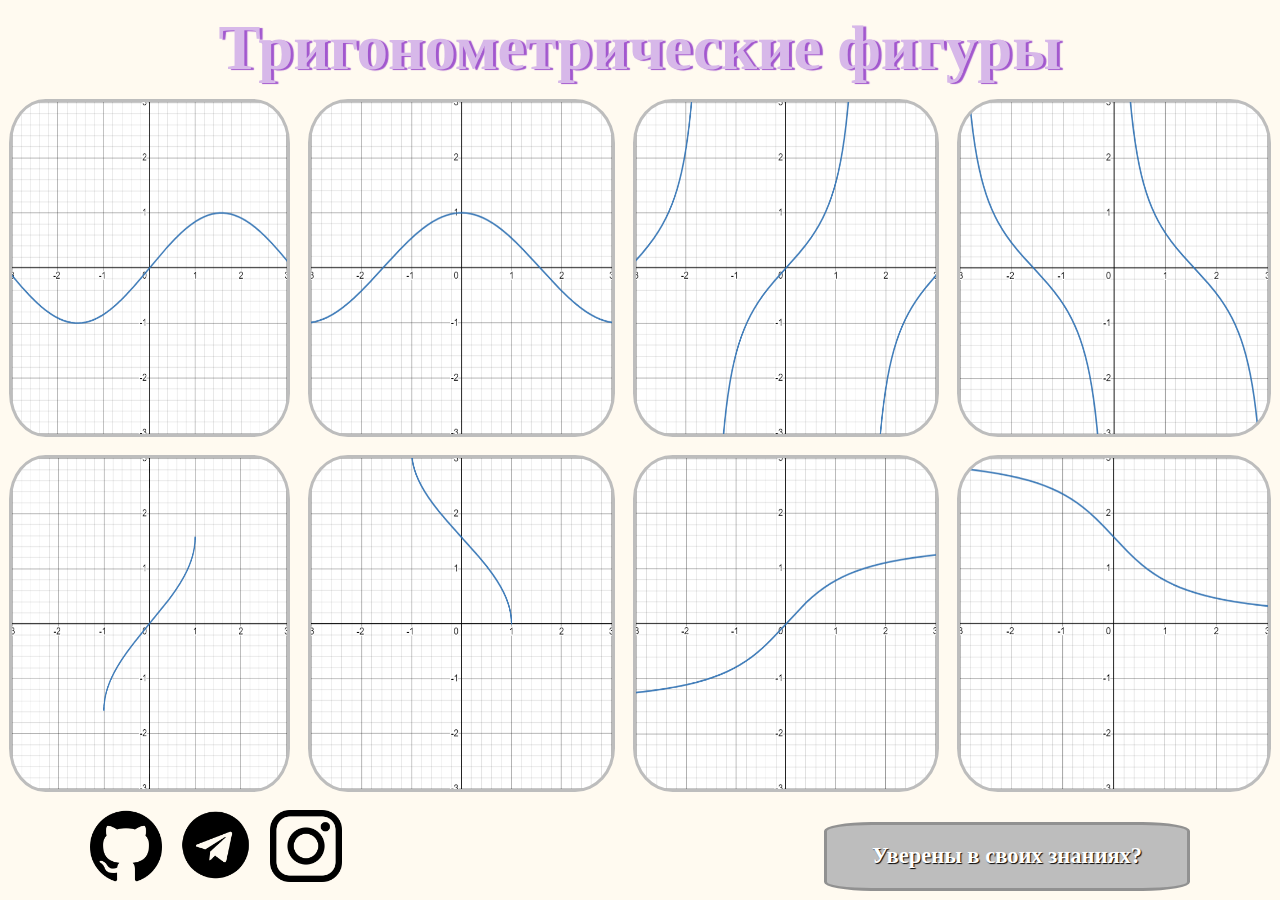
<file: trigonometric functions/index.html>
<html>
    <head>
        <title>Тригонометрические фигуры</title>
        <link rel="stylesheet" href="index_style.css">
        <link rel="stylesheet" href="header.css">
        <link rel="stylesheet" href="buttons.css">
    </head>

    <body>
        <div class="header">
            <div class="main-page-text">
                <p>Тригонометрические фигуры</p>
            </div>
            <!--
            <div class="menu">

            </div>
            -->
        </div>
        
        <div class="buttons">
            <div class="func-basis">
                <div class="func-button" id="sin">
                    SIN
                </div>
                <div class="func-button" id="cos">
                    COS
                </div>
                <div class="func-button" id="tan">
                    TAN
                </div>
                <div class="func-button" id="ctg">
                    COT
                </div>
            </div>
            <div class="func-non-basis">
                <div class="func-button" id="arcsin">
                    ARCSIN
                </div>
                <div class="func-button" id="arccos">
                    ARCCOS
                </div>
                <div class="func-button" id="arctan">
                    ARCTAN
                </div>
                <div class="func-button" id="arcctg">
                    ARCCOT
                </div>
            </div>
        </div>

        <div class="info-and-test">
            <a href="https://github.com/Nadya144/TrigonometricFunctionsHTML"><img src="img/github.png" style="width: 8vh; margin-left: 10vh;"></a>
            <a href="https://t.me/ndgdjk"><img src="img/telegram.png" style="width: 8vh; margin-left: 2vh;"></a>
            <a href="https://www.instagram.com/ndgdjk/"><img src="img/instagram.png" style="width: 8vh; margin-left: 2vh;"></a>
            <a href="https://www.instagram.com/ndgdjk/" class="test-button">
                    Уверены в своих знаниях?
            </a>
        </div>
    </body>

</html>
</file>
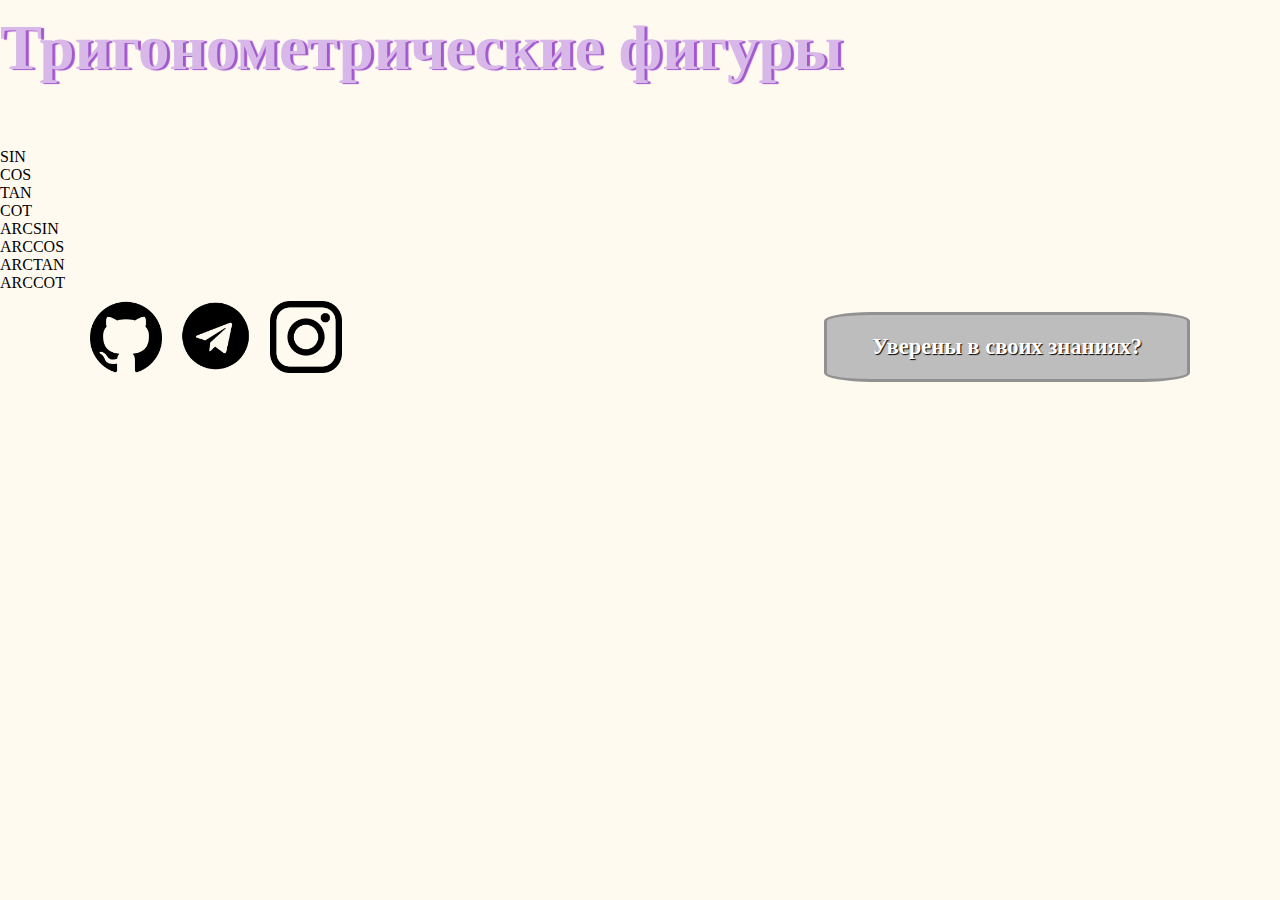
<file: trigonometric functions/sin.html>
<html>
    <head>
        <title>Синус</title>
        <link rel="stylesheet" href="index_style.css">
    </head>

    <body>
        <div class="header">
            <div class="main-page-text">
                <p>Тригонометрические фигуры</p>
            </div>
            <!--
            <div class="menu">

            </div>
            -->
        </div>
        
        <div class="buttons">
            <div class="func-basis">
                <div class="func-button" id="sin">
                    SIN
                </div>
                <div class="func-button" id="cos">
                    COS
                </div>
                <div class="func-button" id="tan">
                    TAN
                </div>
                <div class="func-button" id="ctg">
                    COT
                </div>
            </div>
            <div class="func-non-basis">
                <div class="func-button" id="arcsin">
                    ARCSIN
                </div>
                <div class="func-button" id="arccos">
                    ARCCOS
                </div>
                <div class="func-button" id="arctan">
                    ARCTAN
                </div>
                <div class="func-button" id="arcctg">
                    ARCCOT
                </div>
            </div>
        </div>

        <div class="info-and-test">
            <a href="https://github.com/Nadya144/TrigonometricFunctionsHTML"><img src="img/github.png" style="width: 8vh; margin-left: 10vh;"></a>
            <a href="https://t.me/ndgdjk"><img src="img/telegram.png" style="width: 8vh; margin-left: 2vh;"></a>
            <a href="https://www.instagram.com/ndgdjk/"><img src="img/instagram.png" style="width: 8vh; margin-left: 2vh;"></a>
            <a href="https://www.instagram.com/ndgdjk/" class="test-button">
                    Уверены в своих знаниях?
            </a>
        </div>
    </body>

</html>
</file>
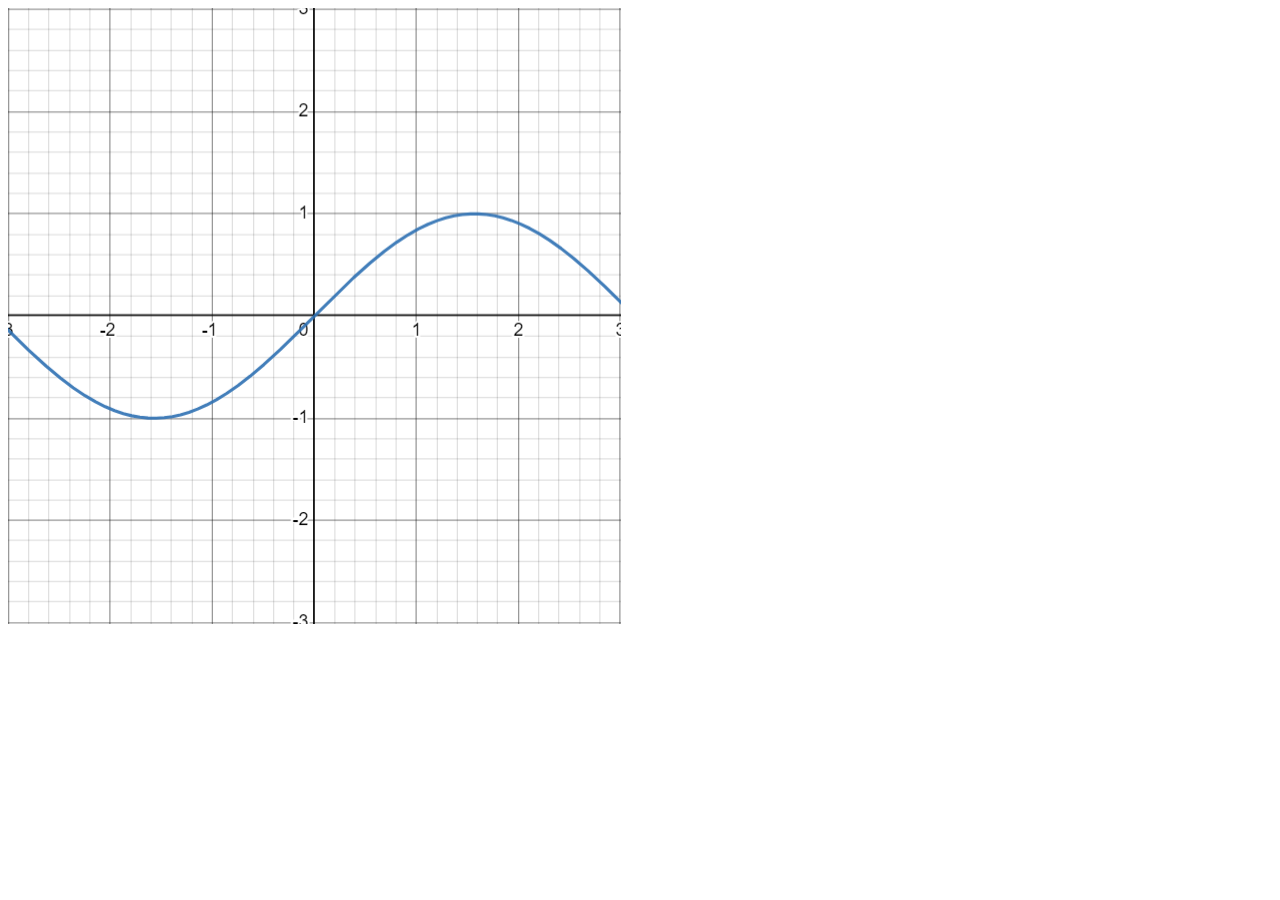
<file: trigonometric functions/test.html>
<html>
    <head>
        <title>Тригонометрические фигуры</title>
        <link rel="stylesheet" href="test_style.css">
    </head>

    <body>
        <img src="img/sin.png" style="width: auto; height: auto">
    </body>

</html>
</file>
<file: trigonometric functions/index_style.css>
body{
    margin: 0;

    display: flex;
    flex-direction: column;

    background-color: rgb(255, 250, 240);
}


.info-and-test{
    margin-top: 1vh;

    min-width: 99%;
    height: 9%;

    display: flex;
    flex-direction: row;
}


.test-button{

    border-style: solid;
    border-radius: 13%;
    border-color: rgb(145, 145, 145);
    border-width: 3px;

    background-color: rgb(189, 189, 189);
    
    display: flex;
    justify-content: center;
    align-items: center;

    margin-left: auto; 
    margin-right: 10vh; 

    width: 40vh;

    font-family: 'Lucida Sans Unicode', 'Lucida Grande'; 
    font-size: 2.5vh;
    margin-top: 1.3vh;
    color: rgb(255, 255, 255);
    text-shadow: 1px 1px 1px rgb(0, 0, 0);
    font-weight:900;
    text-decoration: none;
}

p{
    font-family: 'Lucida Sans Unicode', 'Lucida Grande'; 
    font-size: 7vh;
    margin-top: 1.3vh;
    color: #D7B8E9;
    text-shadow: 3px 1px 1px #a257ce;
    font-weight:900;
 }
</file>
<file: trigonometric functions/header.css>
.header{
    min-width: 99%;
    height: 10%;

    display: flex;
    flex-direction: row;
}

.main-page-text{
    flex: 5;

    text-align: center;
}



.menu{
    flex: 1;
}
</file>
<file: trigonometric functions/buttons.css>
.buttons{
    min-width: 99%;
    height: 79%;
    
    display: flex;
    flex-direction: column;
}

.func-basis{
    display: flex;

    flex-grow: 1;
}


.func-non-basis{
    display: flex;

    flex-grow: 1;

    justify-content: space-between;
}

.func-button{

    margin: 1vh;

    border-style: solid;
    border-radius: 13%;
    border-color: rgb(189, 189, 189);
    border-width: 3px;
    flex-grow: 1;

    display: flex;

    justify-content: center;
    align-items: center;

    font-family: 'Lucida Sans Unicode', 'Lucida Grande'; 
    font-size: 7.5vh;
    font-weight: bold;
    color: rgba(255, 255, 255, 0);
    text-shadow: 1px 1px 1px rgba(0, 0, 0, 0);

}

.func-button#sin{
    background-image: url(img/sin.png);
    background-size: 100% 100%;
}
.func-button#sin:hover{
    background-image: none;
    background-color: #D7B8E9;
    color: white;
    text-shadow: 1px 1px 1px black;
}

.func-button#cos{
    background-image: url(img/cos.png);
    background-size: 100% 100%;
}
.func-button#cos:hover{
    background-image: none;
    background-color: #D7B8E9;
    color: white;
    text-shadow: 1px 1px 1px black;
}

.func-button#tan{
    background-image: url(img/tan.png);
    background-size: 100% 100%;
}
.func-button#tan:hover{
    background-image: none;
    background-color: #D7B8E9;
    color: white;
    text-shadow: 1px 1px 1px black;
}

.func-button#ctg{
    background-image: url(img/ctg.png);
    background-size: 100% 100%;
}
.func-button#ctg:hover{
    background-image: none;
    background-color: #D7B8E9;
    color: white;
    text-shadow: 1px 1px 1px black;
}

.func-button#arcsin{
    background-image: url(img/arcsin.png);
    background-size: 100% 100%;
}
.func-button#arcsin:hover{
    background-image: none;
    background-color: #D7B8E9;
    color: white;
    text-shadow: 1px 1px 1px black;
}

.func-button#arccos{
    background-image: url(img/arccos.png);
    background-size: 100% 100%;
}
.func-button#arccos:hover{
    background-image: none;
    background-color: #D7B8E9;
    color: white;
    text-shadow: 1px 1px 1px black;
}

.func-button#arctan{
    background-image: url(img/arctan.png);
    background-size: 100% 100%;
}
.func-button#arctan:hover{
    background-image: none;
    background-color: #D7B8E9;
    color: white;
    text-shadow: 1px 1px 1px black;
}

.func-button#arcctg{
    background-image: url(img/arcctg.png);
    background-size: 100% 100%;
}
.func-button#arcctg:hover{

    background-image: none;
    background-color: #D7B8E9;
    color: white;
    text-shadow: 1px 1px 1px black;
}
</file>
<file: trigonometric functions/test_style.css>
.section {
    background: #ccc;
  }
  
  .layer {
    background: #ddd;
  }
  
  .section:hover img {
    border: 2px solid #333;
  }
  
  .section:hover .func-button {
    border: 2px solid #F90;
  }
</file>
